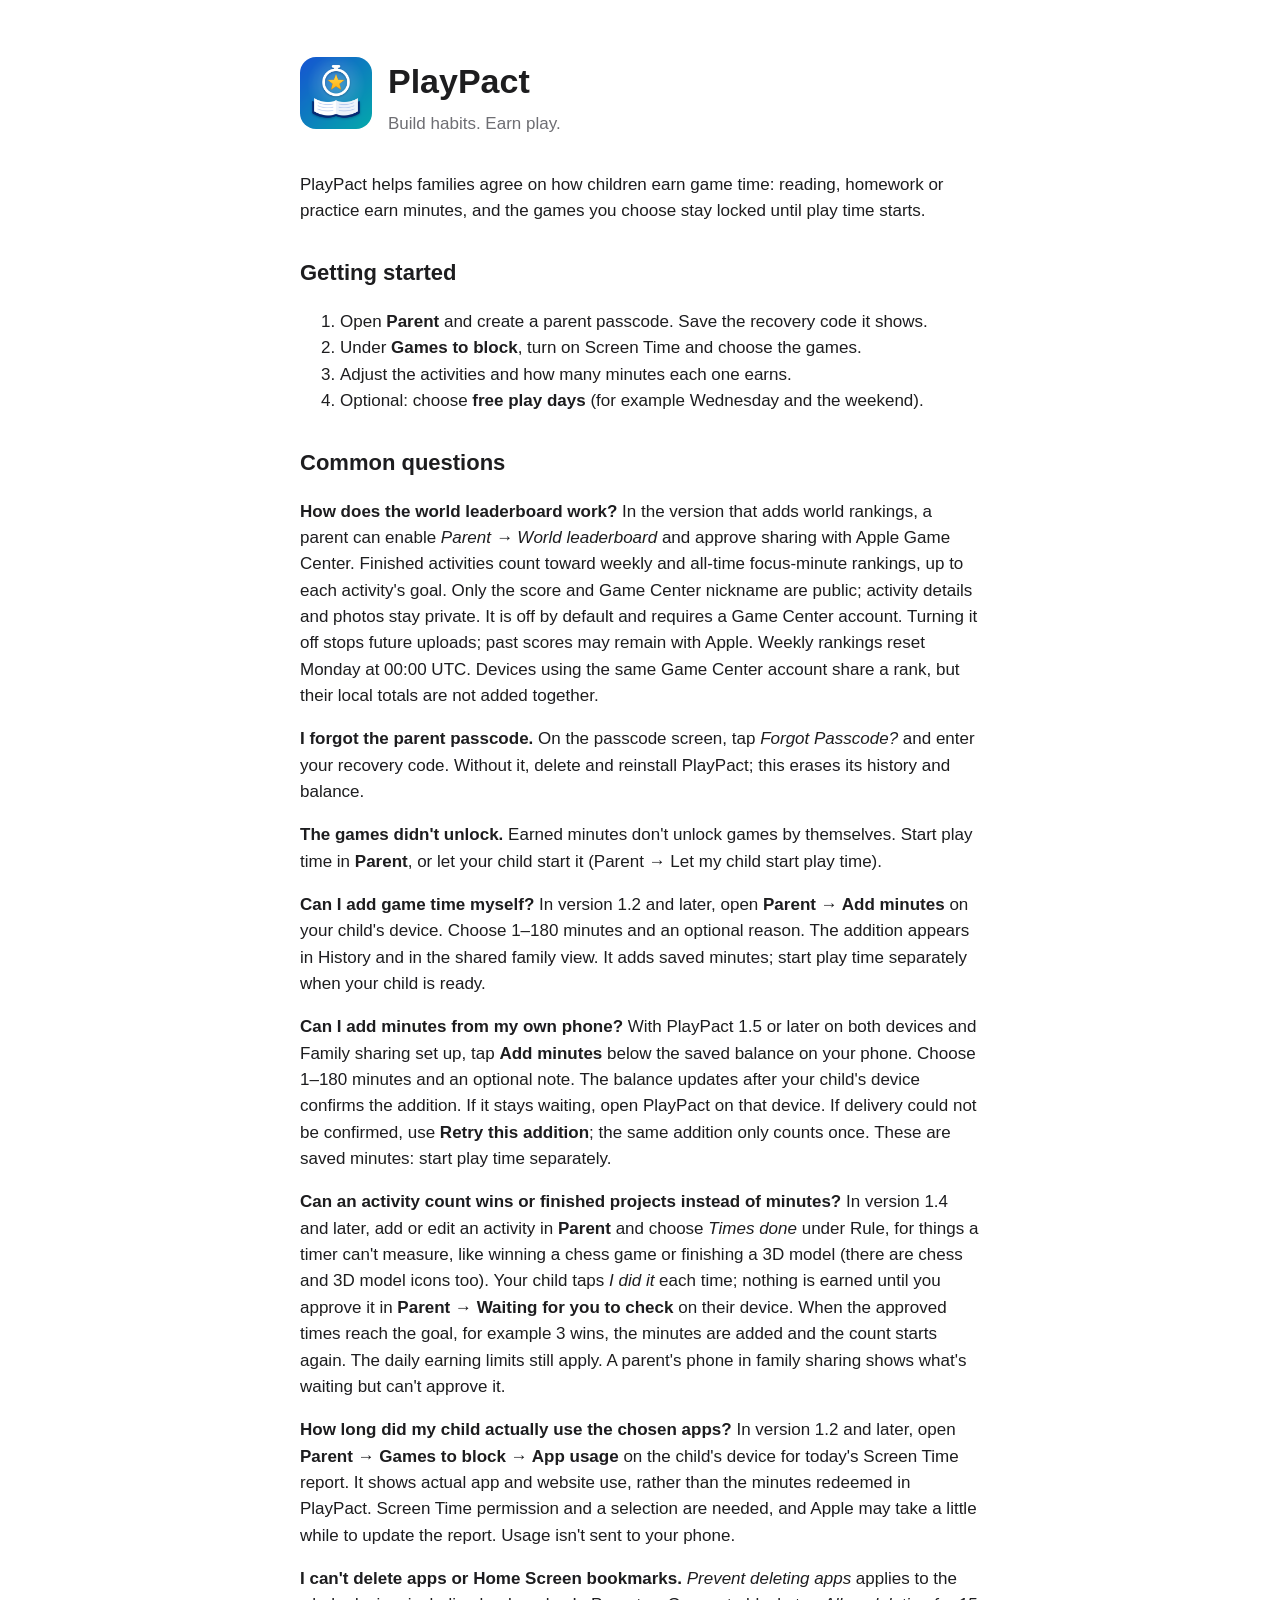
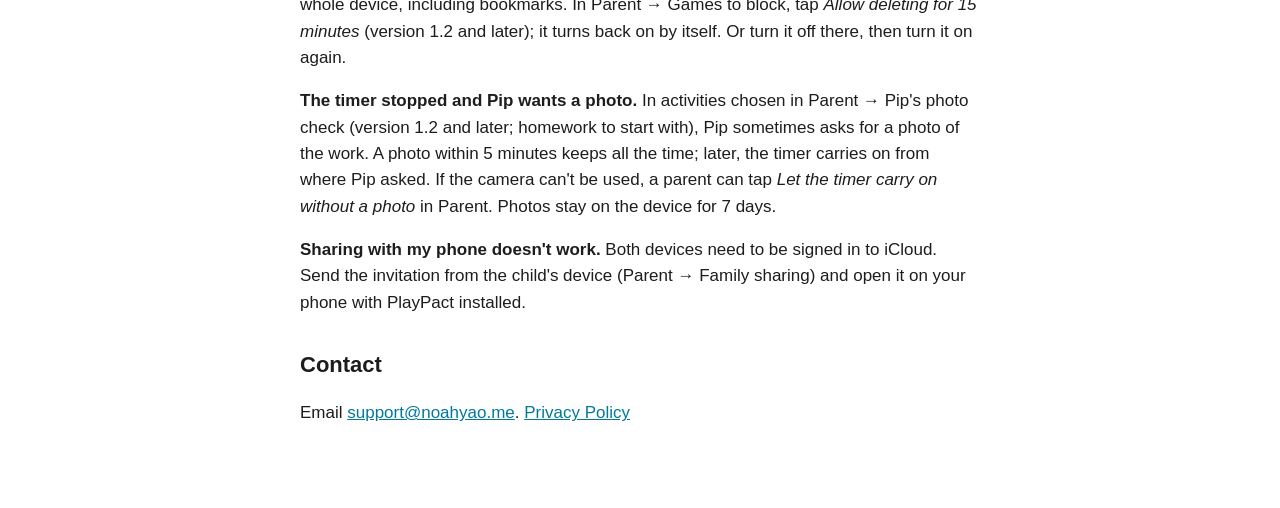
<file: index.html>
<!doctype html>
<html lang="en"><head><meta charset="utf-8"><meta name="viewport" content="width=device-width, initial-scale=1">
<title>PlayPact – Help & Support</title><link rel="stylesheet" href="style.css"></head>
<body>
<header><img src="icon.png" alt=""><div><h1>PlayPact</h1><p class="tagline">Build habits. Earn play.</p></div></header>

<p>PlayPact helps families agree on how children earn game time: reading, homework or practice earn minutes, and the games you choose stay locked until play time starts.</p>

<h2>Getting started</h2>
<ol>
<li>Open <b>Parent</b> and create a parent passcode. Save the recovery code it shows.</li>
<li>Under <b>Games to block</b>, turn on Screen Time and choose the games.</li>
<li>Adjust the activities and how many minutes each one earns.</li>
<li>Optional: choose <b>free play days</b> (for example Wednesday and the weekend).</li>
</ol>

<h2>Common questions</h2>
<p><b>How does the world leaderboard work?</b> In the version that adds world rankings, a parent can enable <i>Parent → World leaderboard</i> and approve sharing with Apple Game Center. Finished activities count toward weekly and all-time focus-minute rankings, up to each activity's goal. Only the score and Game Center nickname are public; activity details and photos stay private. It is off by default and requires a Game Center account. Turning it off stops future uploads; past scores may remain with Apple. Weekly rankings reset Monday at 00:00 UTC. Devices using the same Game Center account share a rank, but their local totals are not added together.</p>
<p><b>I forgot the parent passcode.</b> On the passcode screen, tap <i>Forgot Passcode?</i> and enter your recovery code. Without it, delete and reinstall PlayPact; this erases its history and balance.</p>
<p><b>The games didn't unlock.</b> Earned minutes don't unlock games by themselves. Start play time in <b>Parent</b>, or let your child start it (Parent → Let my child start play time).</p>
<p><b>Can I add game time myself?</b> In version 1.2 and later, open <b>Parent → Add minutes</b> on your child's device. Choose 1–180 minutes and an optional reason. The addition appears in History and in the shared family view. It adds saved minutes; start play time separately when your child is ready.</p>
<p><b>Can I add minutes from my own phone?</b> With PlayPact 1.5 or later on both devices and Family sharing set up, tap <b>Add minutes</b> below the saved balance on your phone. Choose 1–180 minutes and an optional note. The balance updates after your child's device confirms the addition. If it stays waiting, open PlayPact on that device. If delivery could not be confirmed, use <b>Retry this addition</b>; the same addition only counts once. These are saved minutes: start play time separately.</p>
<p><b>Can an activity count wins or finished projects instead of minutes?</b> In version 1.4 and later, add or edit an activity in <b>Parent</b> and choose <i>Times done</i> under Rule, for things a timer can't measure, like winning a chess game or finishing a 3D model (there are chess and 3D model icons too). Your child taps <i>I did it</i> each time; nothing is earned until you approve it in <b>Parent → Waiting for you to check</b> on their device. When the approved times reach the goal, for example 3 wins, the minutes are added and the count starts again. The daily earning limits still apply. A parent's phone in family sharing shows what's waiting but can't approve it.</p>
<p><b>How long did my child actually use the chosen apps?</b> In version 1.2 and later, open <b>Parent → Games to block → App usage</b> on the child's device for today's Screen Time report. It shows actual app and website use, rather than the minutes redeemed in PlayPact. Screen Time permission and a selection are needed, and Apple may take a little while to update the report. Usage isn't sent to your phone.</p>
<p><b>I can't delete apps or Home Screen bookmarks.</b> <i>Prevent deleting apps</i> applies to the whole device, including bookmarks. In Parent → Games to block, tap <i>Allow deleting for 15 minutes</i> (version 1.2 and later); it turns back on by itself. Or turn it off there, then turn it on again.</p>
<p><b>The timer stopped and Pip wants a photo.</b> In activities chosen in Parent → Pip's photo check (version 1.2 and later; homework to start with), Pip sometimes asks for a photo of the work. A photo within 5 minutes keeps all the time; later, the timer carries on from where Pip asked. If the camera can't be used, a parent can tap <i>Let the timer carry on without a photo</i> in Parent. Photos stay on the device for 7 days.</p>
<p><b>Sharing with my phone doesn't work.</b> Both devices need to be signed in to iCloud. Send the invitation from the child's device (Parent → Family sharing) and open it on your phone with PlayPact installed.</p>

<h2>Contact</h2>
<p>Email <a href="mailto:support@noahyao.me">support@noahyao.me</a>. <a href="privacy.html">Privacy Policy</a></p>
</body></html>
</file>
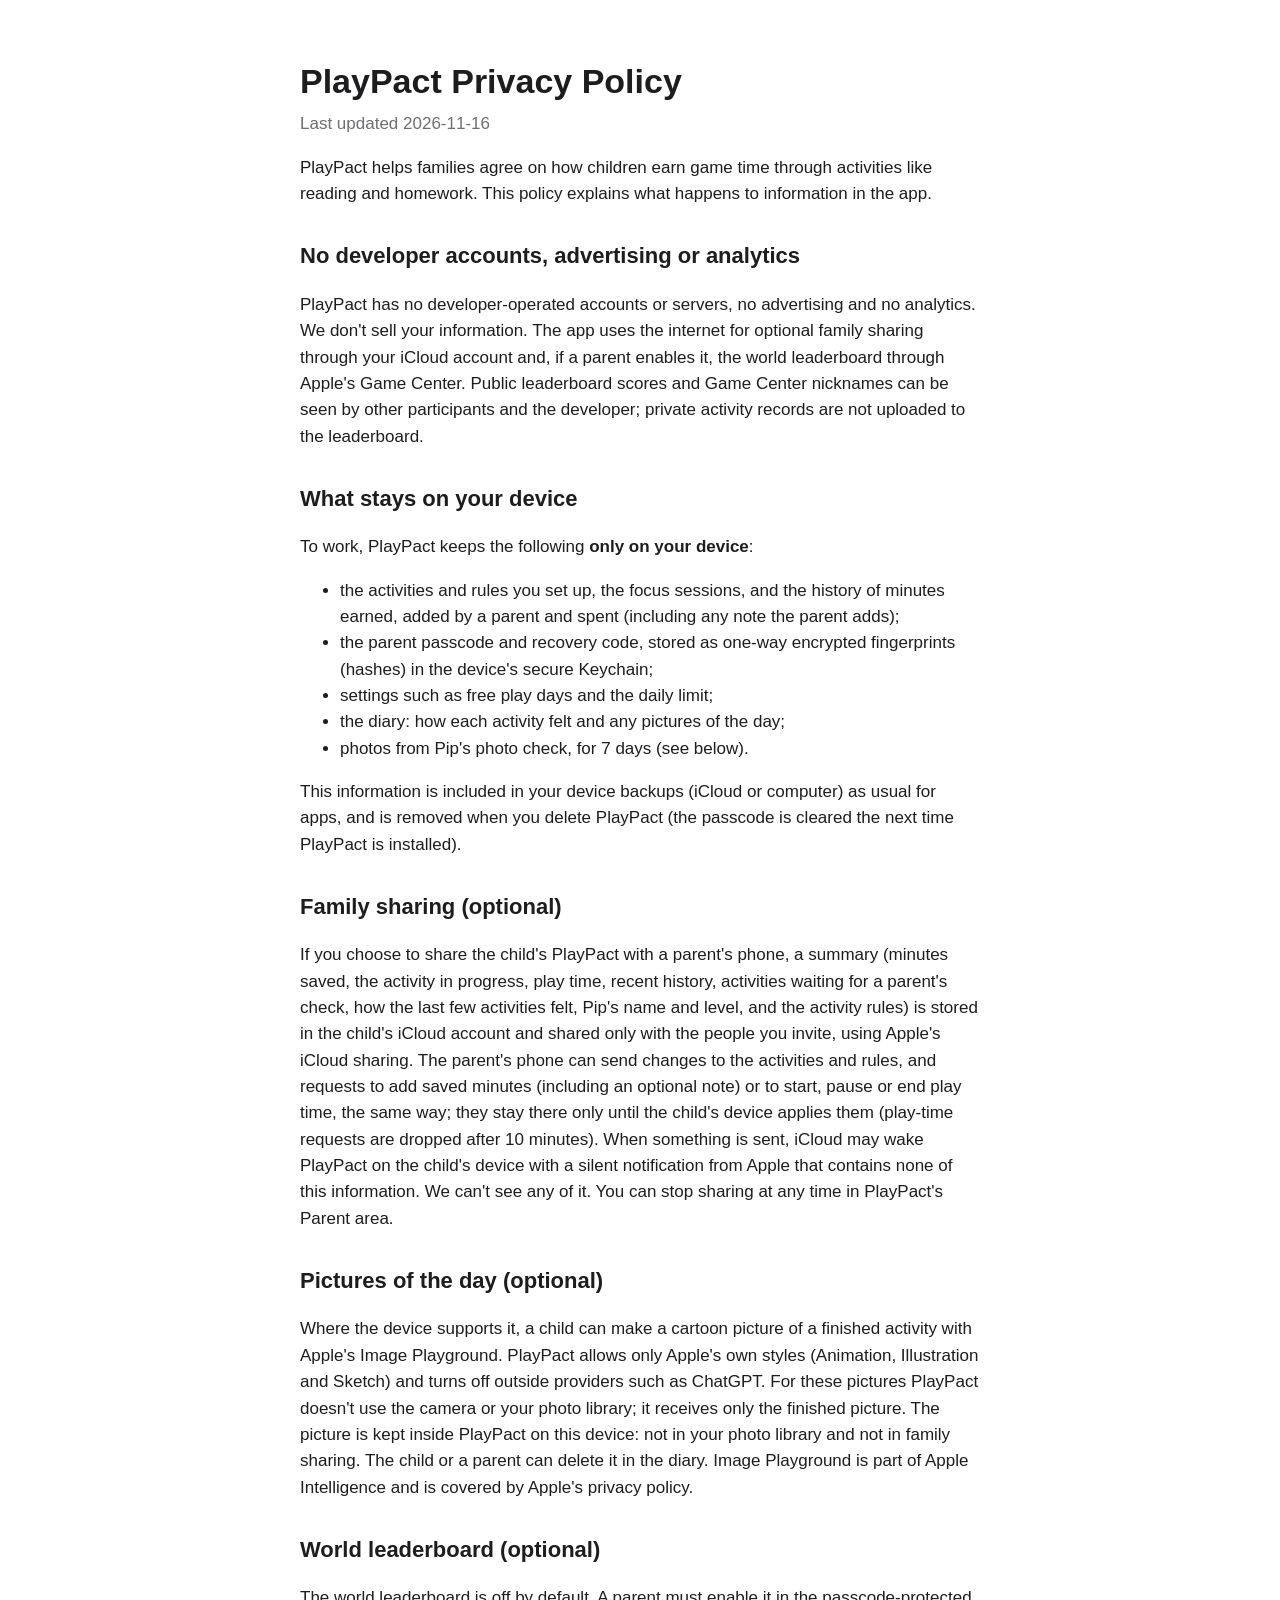
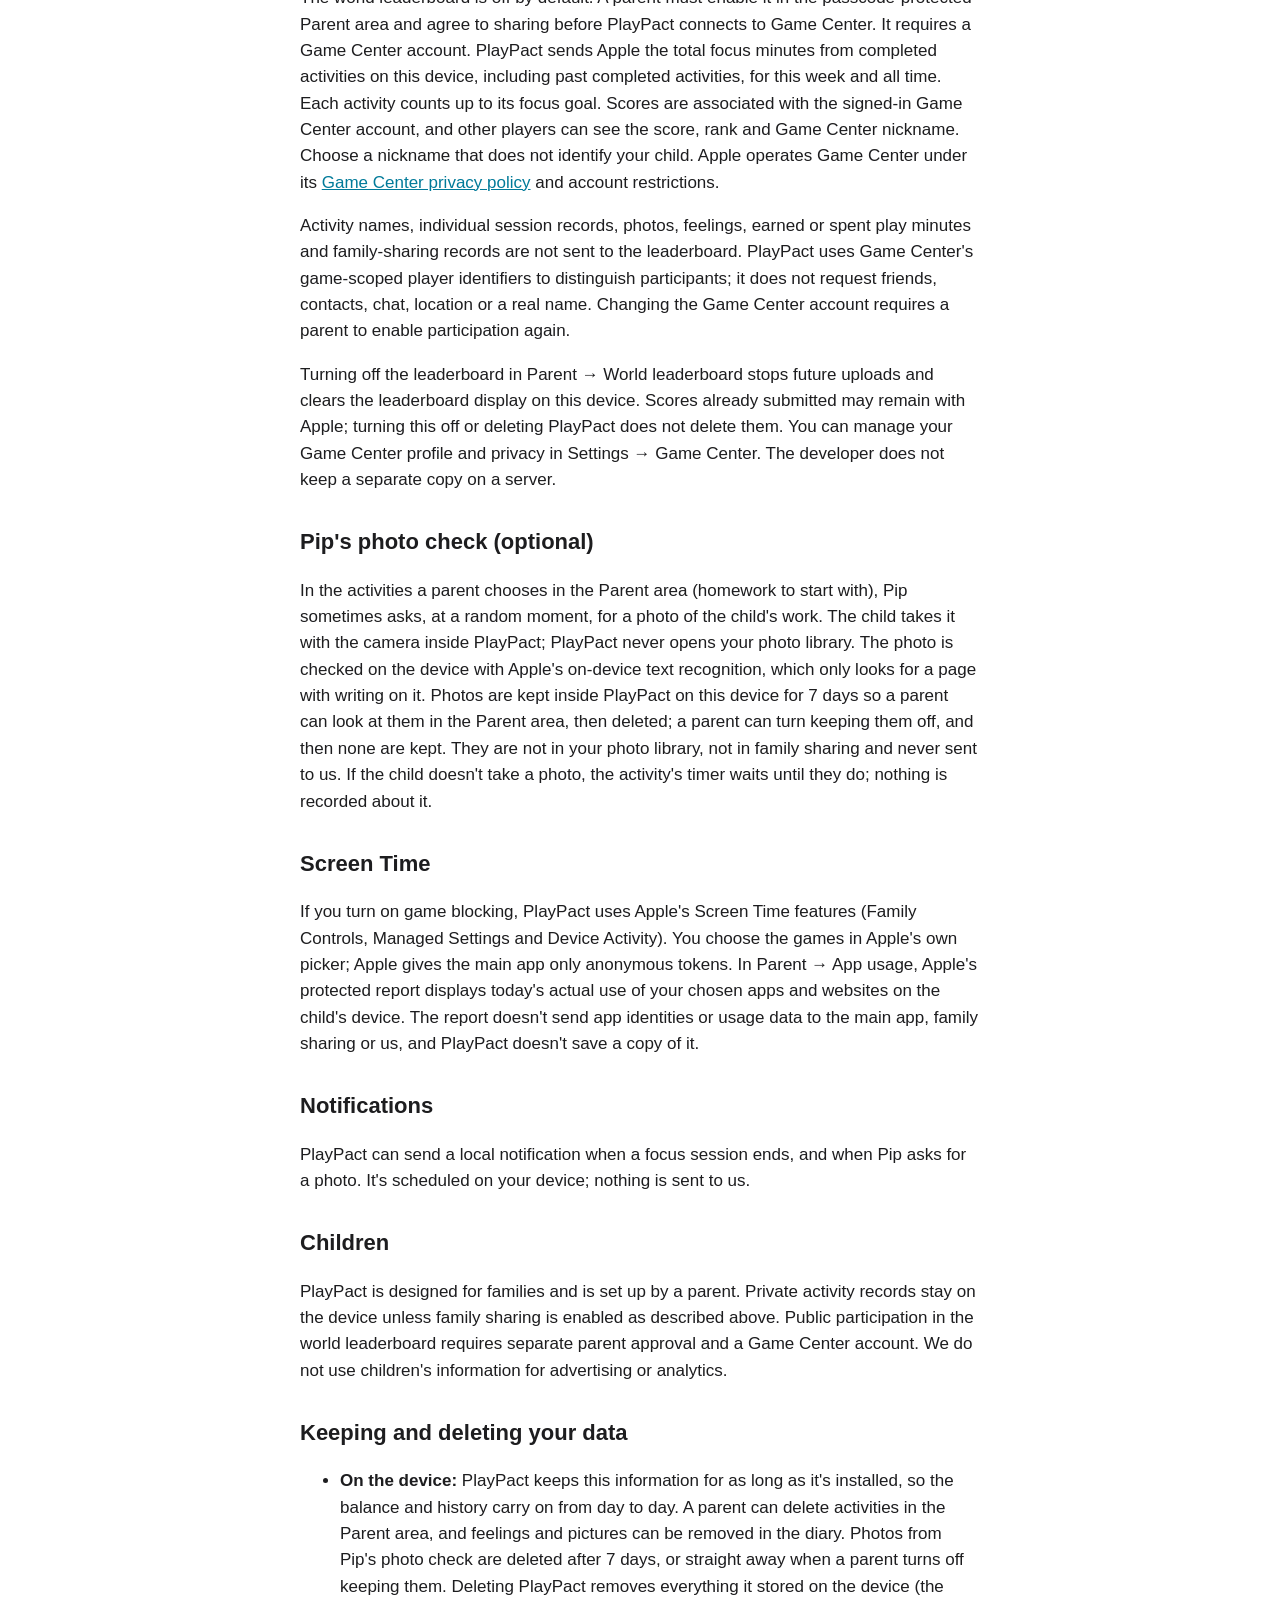
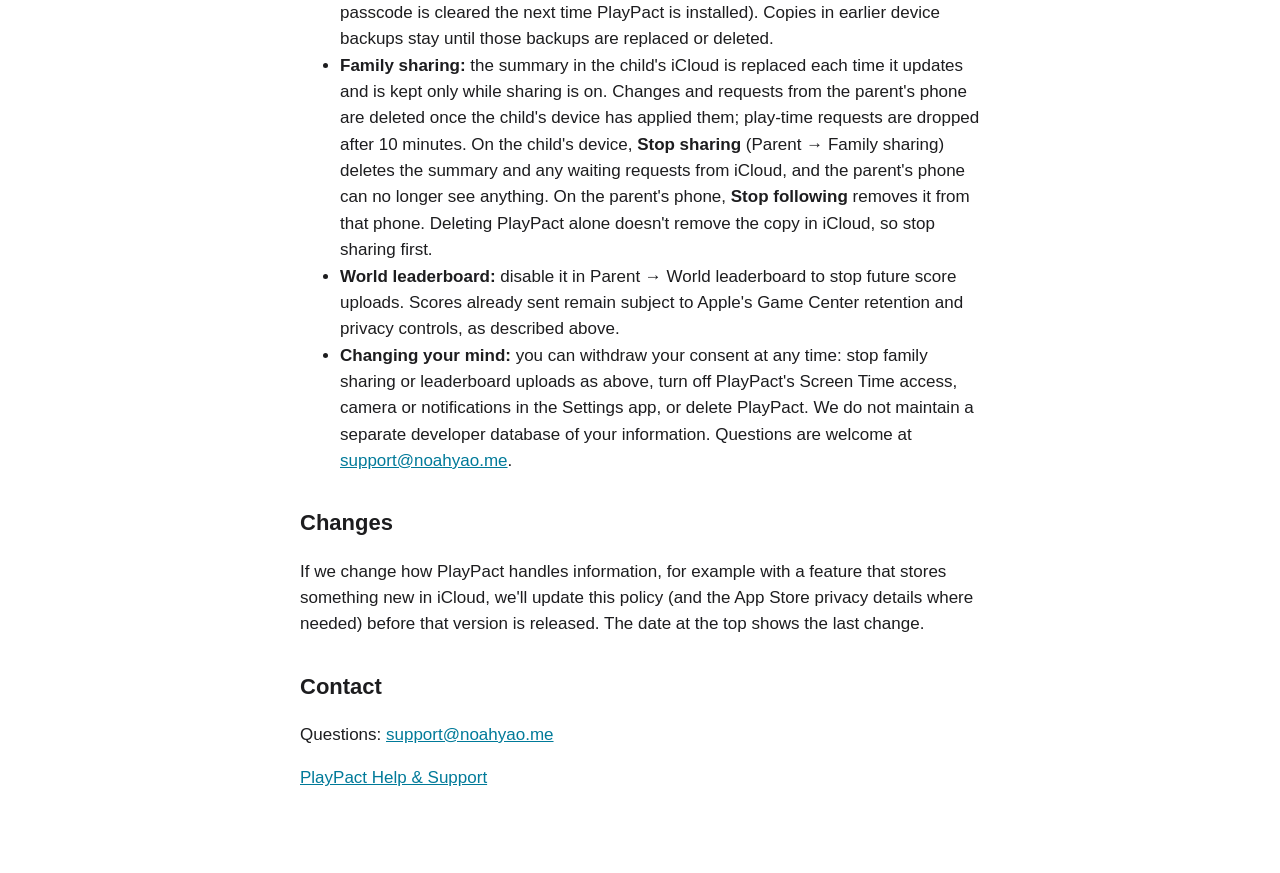
<file: privacy.html>
<!doctype html>
<html lang="en"><head><meta charset="utf-8"><meta name="viewport" content="width=device-width, initial-scale=1">
<title>PlayPact – Privacy Policy</title><link rel="stylesheet" href="style.css"></head>
<body>
<h1>PlayPact Privacy Policy</h1>
<p class="tagline">Last updated 2026-11-16</p>
<p>PlayPact helps families agree on how children earn game time through activities like reading and homework. This policy explains what happens to information in the app.</p>
<h2>No developer accounts, advertising or analytics</h2>
<p>PlayPact has no developer-operated accounts or servers, no advertising and no analytics. We don&#x27;t sell your information. The app uses the internet for optional family sharing through your iCloud account and, if a parent enables it, the world leaderboard through Apple&#x27;s Game Center. Public leaderboard scores and Game Center nicknames can be seen by other participants and the developer; private activity records are not uploaded to the leaderboard.</p>
<h2>What stays on your device</h2>
<p>To work, PlayPact keeps the following <b>only on your device</b>:</p>
<ul><li>the activities and rules you set up, the focus sessions, and the history of minutes earned, added by a parent and spent (including any note the parent adds);</li><li>the parent passcode and recovery code, stored as one-way encrypted fingerprints (hashes) in the device&#x27;s secure Keychain;</li><li>settings such as free play days and the daily limit;</li><li>the diary: how each activity felt and any pictures of the day;</li><li>photos from Pip&#x27;s photo check, for 7 days (see below).</li></ul>
<p>This information is included in your device backups (iCloud or computer) as usual for apps, and is removed when you delete PlayPact (the passcode is cleared the next time PlayPact is installed).</p>
<h2>Family sharing (optional)</h2>
<p>If you choose to share the child&#x27;s PlayPact with a parent&#x27;s phone, a summary (minutes saved, the activity in progress, play time, recent history, activities waiting for a parent&#x27;s check, how the last few activities felt, Pip&#x27;s name and level, and the activity rules) is stored in the child&#x27;s iCloud account and shared only with the people you invite, using Apple&#x27;s iCloud sharing. The parent&#x27;s phone can send changes to the activities and rules, and requests to add saved minutes (including an optional note) or to start, pause or end play time, the same way; they stay there only until the child&#x27;s device applies them (play-time requests are dropped after 10 minutes). When something is sent, iCloud may wake PlayPact on the child&#x27;s device with a silent notification from Apple that contains none of this information. We can&#x27;t see any of it. You can stop sharing at any time in PlayPact&#x27;s Parent area.</p>
<h2>Pictures of the day (optional)</h2>
<p>Where the device supports it, a child can make a cartoon picture of a finished activity with Apple&#x27;s Image Playground. PlayPact allows only Apple&#x27;s own styles (Animation, Illustration and Sketch) and turns off outside providers such as ChatGPT. For these pictures PlayPact doesn&#x27;t use the camera or your photo library; it receives only the finished picture. The picture is kept inside PlayPact on this device: not in your photo library and not in family sharing. The child or a parent can delete it in the diary. Image Playground is part of Apple Intelligence and is covered by Apple&#x27;s privacy policy.</p>
<h2>World leaderboard (optional)</h2>
<p>The world leaderboard is off by default. A parent must enable it in the passcode-protected Parent area and agree to sharing before PlayPact connects to Game Center. It requires a Game Center account. PlayPact sends Apple the total focus minutes from completed activities on this device, including past completed activities, for this week and all time. Each activity counts up to its focus goal. Scores are associated with the signed-in Game Center account, and other players can see the score, rank and Game Center nickname. Choose a nickname that does not identify your child. Apple operates Game Center under its <a href="https://www.apple.com/legal/privacy/data/en/game-center/">Game Center privacy policy</a> and account restrictions.</p>
<p>Activity names, individual session records, photos, feelings, earned or spent play minutes and family-sharing records are not sent to the leaderboard. PlayPact uses Game Center&#x27;s game-scoped player identifiers to distinguish participants; it does not request friends, contacts, chat, location or a real name. Changing the Game Center account requires a parent to enable participation again.</p>
<p>Turning off the leaderboard in Parent → World leaderboard stops future uploads and clears the leaderboard display on this device. Scores already submitted may remain with Apple; turning this off or deleting PlayPact does not delete them. You can manage your Game Center profile and privacy in Settings → Game Center. The developer does not keep a separate copy on a server.</p>
<h2>Pip&#x27;s photo check (optional)</h2>
<p>In the activities a parent chooses in the Parent area (homework to start with), Pip sometimes asks, at a random moment, for a photo of the child&#x27;s work. The child takes it with the camera inside PlayPact; PlayPact never opens your photo library. The photo is checked on the device with Apple&#x27;s on-device text recognition, which only looks for a page with writing on it. Photos are kept inside PlayPact on this device for 7 days so a parent can look at them in the Parent area, then deleted; a parent can turn keeping them off, and then none are kept. They are not in your photo library, not in family sharing and never sent to us. If the child doesn&#x27;t take a photo, the activity&#x27;s timer waits until they do; nothing is recorded about it.</p>
<h2>Screen Time</h2>
<p>If you turn on game blocking, PlayPact uses Apple&#x27;s Screen Time features (Family Controls, Managed Settings and Device Activity). You choose the games in Apple&#x27;s own picker; Apple gives the main app only anonymous tokens. In Parent → App usage, Apple&#x27;s protected report displays today&#x27;s actual use of your chosen apps and websites on the child&#x27;s device. The report doesn&#x27;t send app identities or usage data to the main app, family sharing or us, and PlayPact doesn&#x27;t save a copy of it.</p>
<h2>Notifications</h2>
<p>PlayPact can send a local notification when a focus session ends, and when Pip asks for a photo. It&#x27;s scheduled on your device; nothing is sent to us.</p>
<h2>Children</h2>
<p>PlayPact is designed for families and is set up by a parent. Private activity records stay on the device unless family sharing is enabled as described above. Public participation in the world leaderboard requires separate parent approval and a Game Center account. We do not use children&#x27;s information for advertising or analytics.</p>
<h2>Keeping and deleting your data</h2>
<ul><li><b>On the device:</b> PlayPact keeps this information for as long as it&#x27;s installed, so the balance and history carry on from day to day. A parent can delete activities in the Parent area, and feelings and pictures can be removed in the diary. Photos from Pip&#x27;s photo check are deleted after 7 days, or straight away when a parent turns off keeping them. Deleting PlayPact removes everything it stored on the device (the passcode is cleared the next time PlayPact is installed). Copies in earlier device backups stay until those backups are replaced or deleted.</li><li><b>Family sharing:</b> the summary in the child&#x27;s iCloud is replaced each time it updates and is kept only while sharing is on. Changes and requests from the parent&#x27;s phone are deleted once the child&#x27;s device has applied them; play-time requests are dropped after 10 minutes. On the child&#x27;s device, <b>Stop sharing</b> (Parent → Family sharing) deletes the summary and any waiting requests from iCloud, and the parent&#x27;s phone can no longer see anything. On the parent&#x27;s phone, <b>Stop following</b> removes it from that phone. Deleting PlayPact alone doesn&#x27;t remove the copy in iCloud, so stop sharing first.</li><li><b>World leaderboard:</b> disable it in Parent → World leaderboard to stop future score uploads. Scores already sent remain subject to Apple&#x27;s Game Center retention and privacy controls, as described above.</li><li><b>Changing your mind:</b> you can withdraw your consent at any time: stop family sharing or leaderboard uploads as above, turn off PlayPact&#x27;s Screen Time access, camera or notifications in the Settings app, or delete PlayPact. We do not maintain a separate developer database of your information. Questions are welcome at <a href="mailto:support@noahyao.me">support@noahyao.me</a>.</li></ul>
<h2>Changes</h2>
<p>If we change how PlayPact handles information, for example with a feature that stores something new in iCloud, we&#x27;ll update this policy (and the App Store privacy details where needed) before that version is released. The date at the top shows the last change.</p>
<h2>Contact</h2>
<p>Questions: <a href="mailto:support@noahyao.me">support@noahyao.me</a></p>
<p><a href="index.html">PlayPact Help &amp; Support</a></p>
</body></html>
</file>
<file: style.css>
body { font: 17px/1.55 -apple-system, BlinkMacSystemFont, "Helvetica Neue", sans-serif; max-width: 680px; margin: 0 auto; padding: 32px 20px 64px; color: #1d1d1f; }
h1 { font-size: 34px; margin-bottom: 4px; } h2 { font-size: 22px; margin-top: 32px; }
.tagline { color: #6e6e73; margin-top: 0; } a { color: #007a99; }
header { display: flex; align-items: center; gap: 16px; } header img { width: 72px; height: 72px; border-radius: 16px; }
@media (prefers-color-scheme: dark) { body { background: #000; color: #f5f5f7; } .tagline { color: #a1a1a6; } a { color: #33bfcc; } }
</file>
